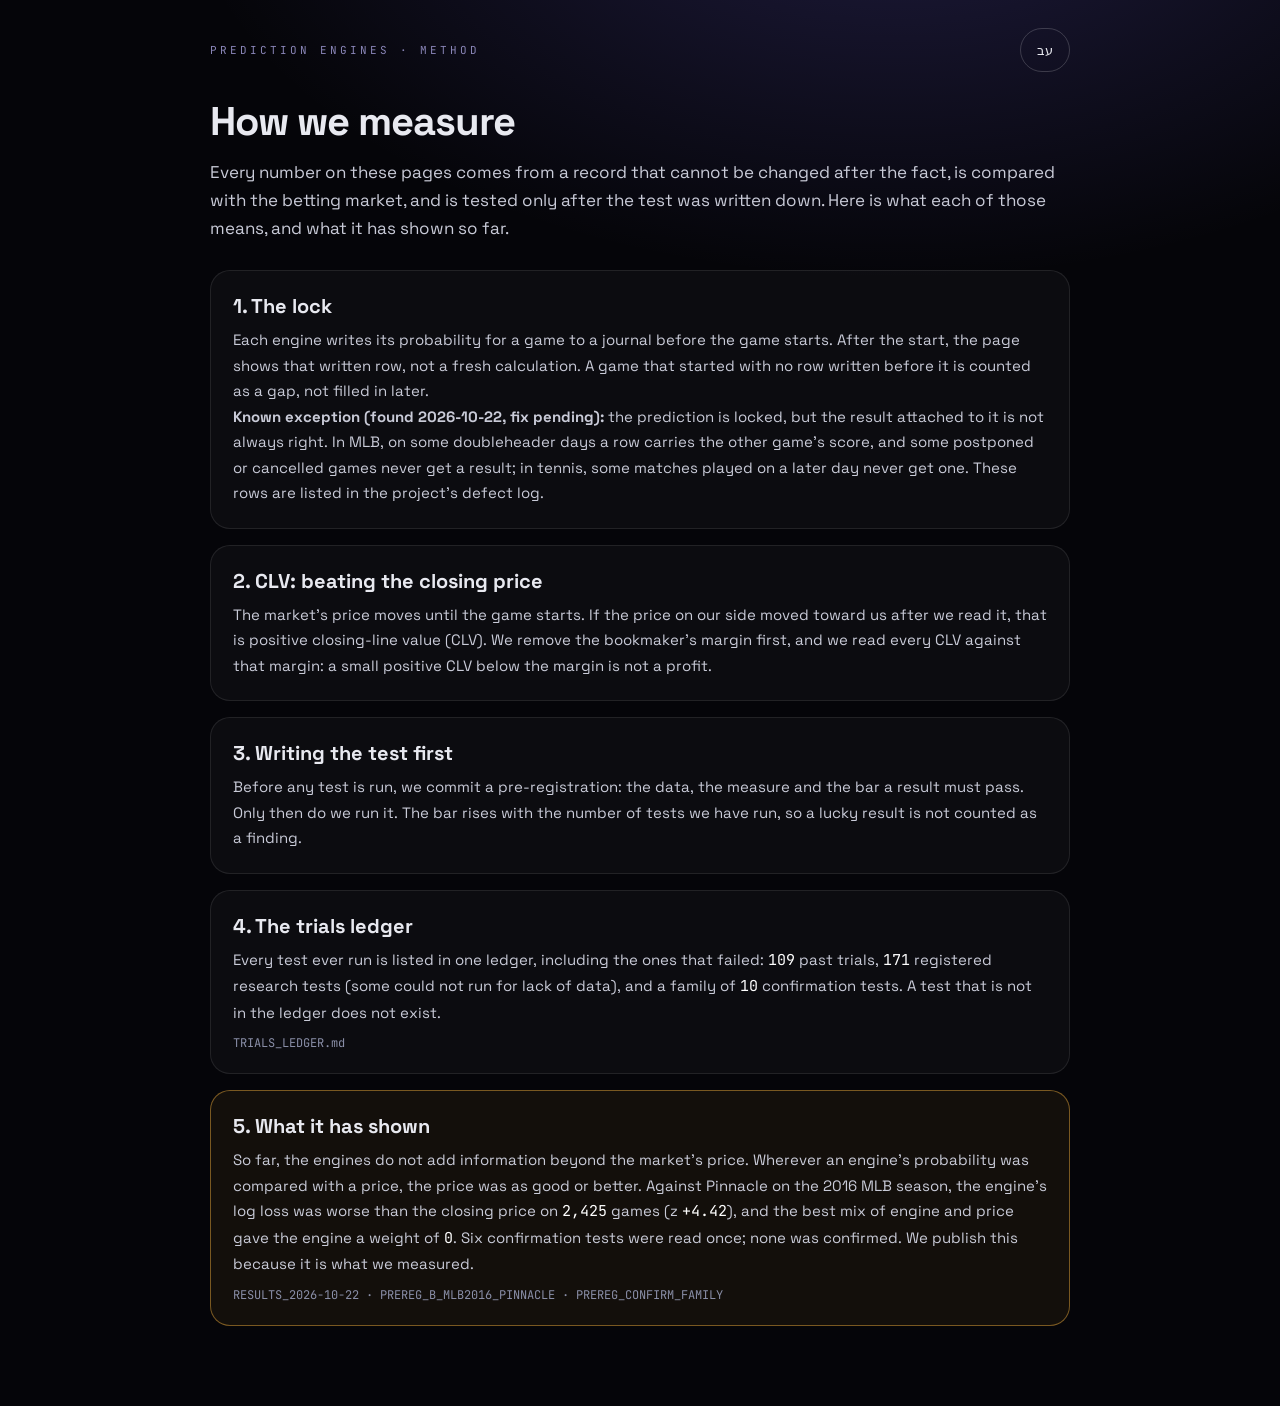
<file: measure/index.html>
<!doctype html>
<html lang="en" dir="ltr"><head><meta charset="utf-8"><meta name="viewport" content="width=device-width, initial-scale=1">
<title>How we measure · Prediction Engines</title>
<link rel="preconnect" href="https://fonts.googleapis.com"><link rel="preconnect" href="https://fonts.gstatic.com" crossorigin>
<link href="https://fonts.googleapis.com/css2?family=Space+Grotesk:wght@400;500;600;700&family=JetBrains+Mono:wght@400;500;600&family=Heebo:wght@300;400;500;600;700;800&display=swap" rel="stylesheet">
<link rel="stylesheet" href="../assets/a11y.css">
<style>
  :root{--f:'Space Grotesk','Heebo',system-ui,sans-serif;--fm:'JetBrains Mono',monospace}
  html[lang="he"]{--f:'Heebo','Space Grotesk',system-ui,sans-serif}
  body{margin:0;background:#050509;color:#e8e9f0;font-family:var(--f);-webkit-font-smoothing:antialiased;overflow-x:hidden;
       background-image:radial-gradient(1200px 700px at 70% -10%, rgba(124,109,255,0.22), transparent 60%)}
  .wrap{max-width:860px;margin:0 auto;padding:28px 20px 64px}
  .top{display:flex;justify-content:space-between;align-items:center;gap:12px;margin-bottom:28px}
  .kick{font-family:var(--fm);font-size:11px;letter-spacing:3px;text-transform:uppercase;color:#8a86b8}
  .lang{border:1px solid rgba(255,255,255,0.18);background:transparent;color:#e8e9f0;border-radius:999px;padding:10px 16px;
        font-family:var(--fm);font-size:13px;min-width:44px;min-height:44px;cursor:pointer}
  .lang:focus-visible{outline:2px solid #9d8cff;outline-offset:2px}
  h1{font-size:40px;line-height:1.1;letter-spacing:-1px;margin:0 0 14px}
  .lead{font-size:17px;line-height:1.65;color:#c9cbd8;margin:0 0 28px}
  .card{border:1px solid rgba(255,255,255,0.09);background:rgba(255,255,255,0.03);border-radius:20px;padding:22px 22px;margin:0 0 16px}
  .card h2{font-size:20px;margin:0 0 8px}
  .card p{font-size:15px;line-height:1.7;color:#c9cbd8;margin:0}
  .find{border-color:rgba(245,178,61,0.45);background:rgba(245,178,61,0.06)}
  .num{font-family:var(--fm);color:#fff}
  .src{font-family:var(--fm);font-size:12px;color:#8a8fa8;margin-top:10px}
  a{color:#b9adff}
  [data-l]{display:none} html[lang="en"] [data-l="en"], html[lang="he"] [data-l="he"]{display:block}
  html[lang="en"] span[data-l="en"], html[lang="he"] span[data-l="he"]{display:inline}
  @media (max-width:520px){h1{font-size:30px}.wrap{padding:20px 16px 48px}}
</style></head>
<body>
<div class="wrap">
  <div class="top">
    <div class="kick"><span data-l="en">Prediction Engines · method</span><span data-l="he">מנועי חיזוי · שיטה</span></div>
    <button class="lang" id="lang" type="button" aria-label="Switch language / החלף שפה"><span data-l="en">עב</span><span data-l="he">EN</span></button>
  </div>

  <h1><span data-l="en">How we measure</span><span data-l="he">איך אנחנו מודדים</span></h1>
  <p class="lead" data-l="en">Every number on these pages comes from a record that cannot be changed after the fact, is compared with the betting market, and is tested only after the test was written down. Here is what each of those means, and what it has shown so far.</p>
  <p class="lead" data-l="he">כל מספר בדפים האלה מגיע מרשומה שאי אפשר לשנות בדיעבד, נמדד מול שוק ההימורים, ונבדק רק אחרי שהבדיקה נכתבה מראש. כך זה עובד, ומה זה הראה עד עכשיו.</p>

  <div class="card"><h2><span data-l="en">1. The lock</span><span data-l="he">1. הנעילה</span></h2>
    <p data-l="en">Each engine writes its probability for a game to a journal before the game starts. After the start, the page shows that written row, not a fresh calculation. A game that started with no row written before it is counted as a gap, not filled in later.</p>
    <p data-l="he">כל מנוע כותב את ההסתברות שלו למשחק ליומן לפני שהמשחק מתחיל. אחרי הפתיחה הדף מציג את השורה שנכתבה, לא חישוב חדש. משחק שהתחיל בלי שורה שנכתבה לפניו נספר כפער, ולא מושלם בדיעבד.</p>
    <p data-l="en"><b>Known exception (found 2026-10-22, fix pending):</b> the prediction is locked, but the result attached to it is not always right. In MLB, on some doubleheader days a row carries the other game's score, and some postponed or cancelled games never get a result; in tennis, some matches played on a later day never get one. These rows are listed in the project's defect log.</p>
    <p data-l="he"><b>חריג ידוע (נמצא ב-22.10.2026, תיקון ממתין):</b> התחזית נעולה, אבל התוצאה שמוצמדת אליה לא תמיד נכונה. ב-MLB, בחלק מהימים הכפולים שורה נושאת את התוצאה של המשחק האחר, וחלק מהמשחקים שנדחו או בוטלו לא מקבלים תוצאה בכלל; בטניס, חלק מהמשחקים ששוחקו ביום מאוחר יותר לא מקבלים תוצאה. השורות האלה רשומות ביומן הפגמים של הפרויקט.</p></div>

  <div class="card"><h2><span data-l="en">2. CLV: beating the closing price</span><span data-l="he">2. CLV: לנצח את מחיר הסגירה</span></h2>
    <p data-l="en">The market's price moves until the game starts. If the price on our side moved toward us after we read it, that is positive closing-line value (CLV). We remove the bookmaker's margin first, and we read every CLV against that margin: a small positive CLV below the margin is not a profit.</p>
    <p data-l="he">מחיר השוק זז עד תחילת המשחק. אם המחיר בצד שלנו זז לכיווננו אחרי שקראנו אותו, זה ערך קו סגירה (CLV) חיובי. קודם מסירים את עמלת סוכן ההימורים, וכל CLV נקרא מול העמלה: CLV חיובי קטן מהעמלה אינו רווח.</p></div>

  <div class="card"><h2><span data-l="en">3. Writing the test first</span><span data-l="he">3. כותבים את הבדיקה קודם</span></h2>
    <p data-l="en">Before any test is run, we commit a pre-registration: the data, the measure and the bar a result must pass. Only then do we run it. The bar rises with the number of tests we have run, so a lucky result is not counted as a finding.</p>
    <p data-l="he">לפני שבדיקה רצה, נשמרת הצהרה מוקדמת: הנתונים, המדד והרף שתוצאה צריכה לעבור. רק אחר כך מריצים. הרף עולה עם מספר הבדיקות שכבר רצו, כך שתוצאה של מזל לא נספרת כממצא.</p></div>

  <div class="card"><h2><span data-l="en">4. The trials ledger</span><span data-l="he">4. יומן הניסויים</span></h2>
    <p data-l="en">Every test ever run is listed in one ledger, including the ones that failed: <span class="num">109</span> past trials, <span class="num">171</span> registered research tests (some could not run for lack of data), and a family of <span class="num">10</span> confirmation tests. A test that is not in the ledger does not exist.</p>
    <p data-l="he">כל בדיקה שרצה אי פעם רשומה ביומן אחד, כולל אלה שנכשלו: <span class="num">109</span> ניסויי עבר, <span class="num">171</span> בדיקות מחקר רשומות (חלקן לא יכלו לרוץ מחוסר נתונים), ומשפחה של <span class="num">10</span> מבחני אישור. בדיקה שלא רשומה ביומן לא קיימת.</p>
    <div class="src">TRIALS_LEDGER.md</div></div>

  <div class="card find"><h2><span data-l="en">5. What it has shown</span><span data-l="he">5. מה זה הראה</span></h2>
    <p data-l="en">So far, the engines do not add information beyond the market's price. Wherever an engine's probability was compared with a price, the price was as good or better. Against Pinnacle on the 2016 MLB season, the engine's log loss was worse than the closing price on <span class="num">2,425</span> games (z <span class="num">+4.42</span>), and the best mix of engine and price gave the engine a weight of <span class="num">0</span>. Six confirmation tests were read once; none was confirmed. We publish this because it is what we measured.</p>
    <p data-l="he">עד עכשיו, המנועים לא מוסיפים מידע מעבר למחיר השוק. בכל מקום שהסתברות של מנוע הושוותה למחיר, המחיר היה טוב לפחות כמוה. מול Pinnacle בעונת MLB 2016, ה-log loss של המנוע היה גרוע ממחיר הסגירה על <span class="num">2,425</span> משחקים (z <span class="num">+4.42</span>), והשילוב הטוב ביותר של מנוע ומחיר נתן למנוע משקל <span class="num">0</span>. שישה מבחני אישור נקראו פעם אחת, ואף אחד לא אושר. אנחנו מפרסמים את זה כי זה מה שנמדד.</p>
    <div class="src">RESULTS_2026-10-22 · PREREG_B_MLB2016_PINNACLE · PREREG_CONFIRM_FAMILY</div></div>
</div>
<script>
  (function(){var b=document.getElementById('lang');b.addEventListener('click',function(){var h=document.documentElement;var l=h.lang==='he'?'en':'he';h.lang=l;h.dir=l==='he'?'rtl':'ltr';});})();
</script>
</body></html>
</file>
<file: assets/a11y.css>
/* Tap targets at least 44 x 44 px (KNOWN_DEFECTS 92). Clickable elements of the Command Center are role="button" (and the
   hub's language pill, .langbtn). One without its own display gets inline-flex so its label stays centred as it grows. */
[role=button], [role=tab], .langbtn { min-height: 44px; min-width: 44px; box-sizing: border-box; }
/* Item 108: a game card (grid-column in its style) keeps its own block layout; as a centred flex box its rows overflowed both edges. */
[role=button]:not([style*="display"]):not([style*="grid-column"]), .langbtn { display: inline-flex; align-items: center; justify-content: center; vertical-align: middle; }
input[type=date], select { min-height: 44px; box-sizing: border-box; }
</file>
